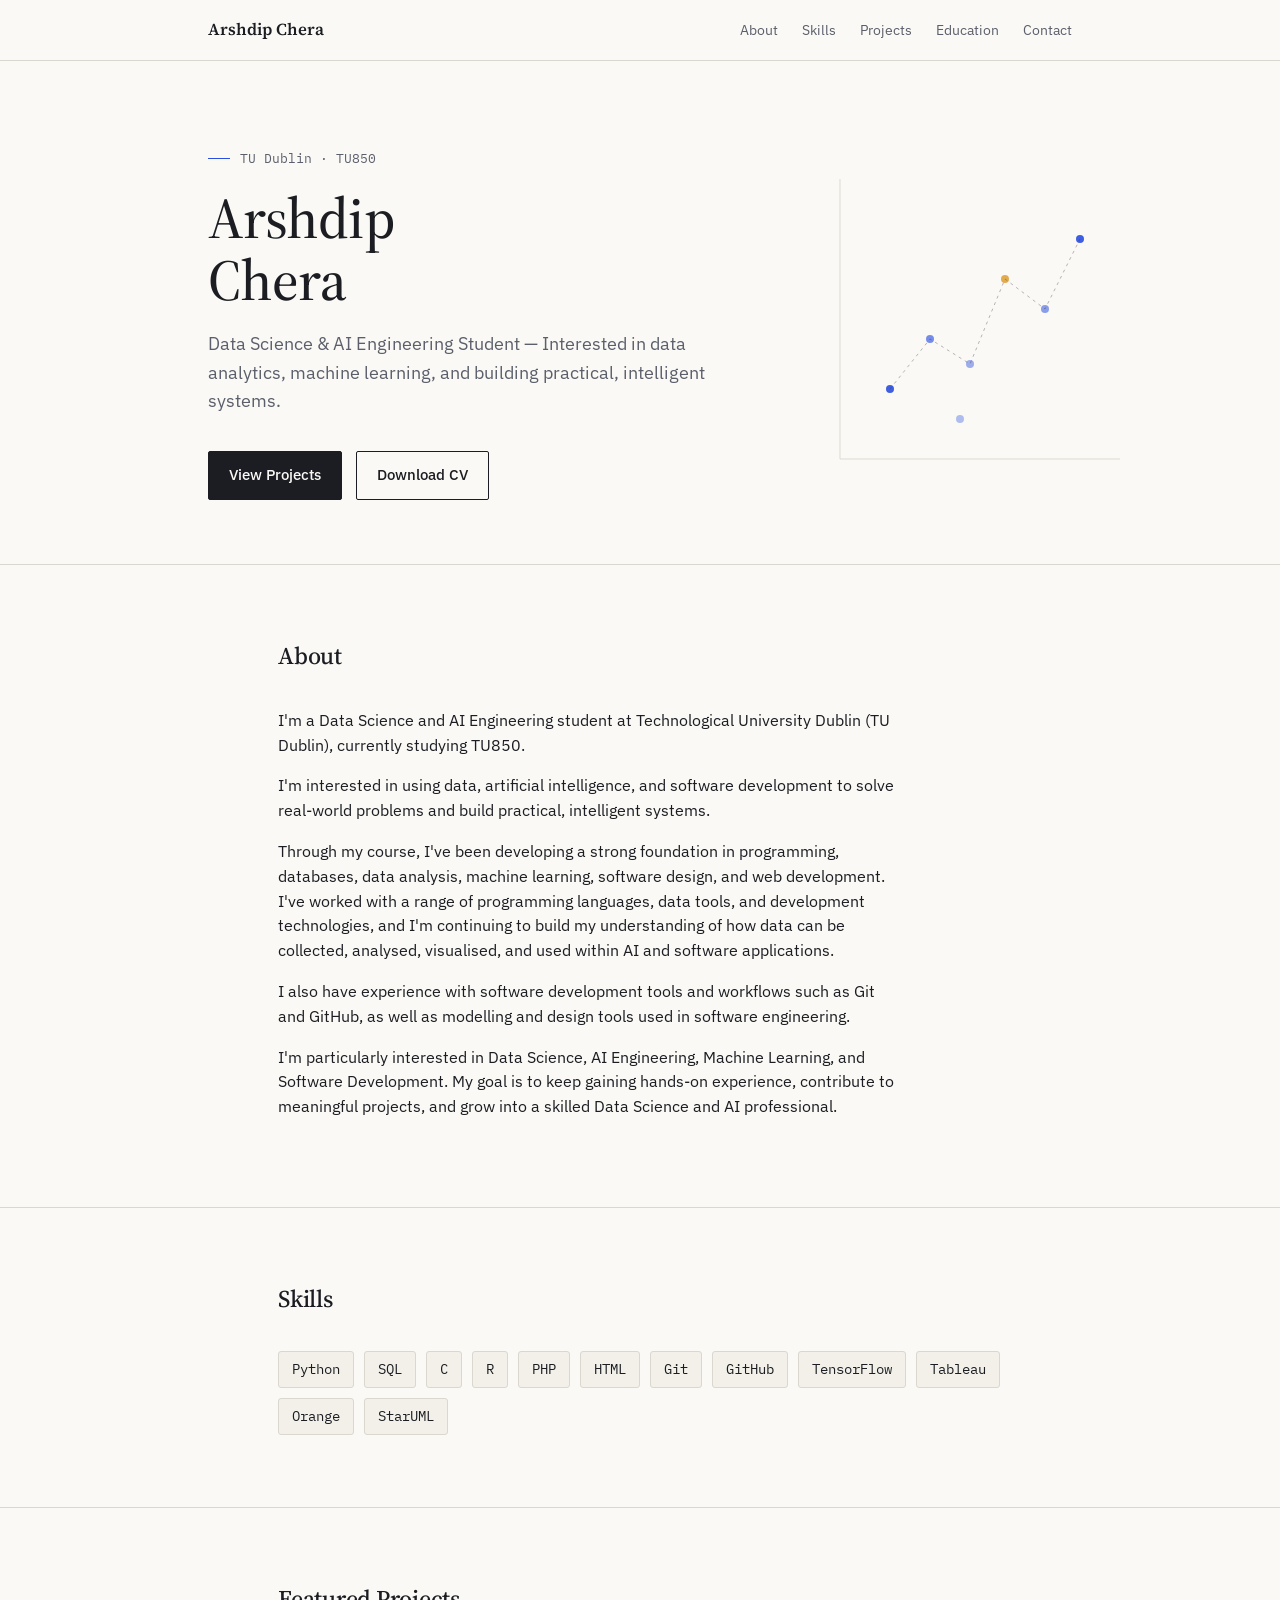
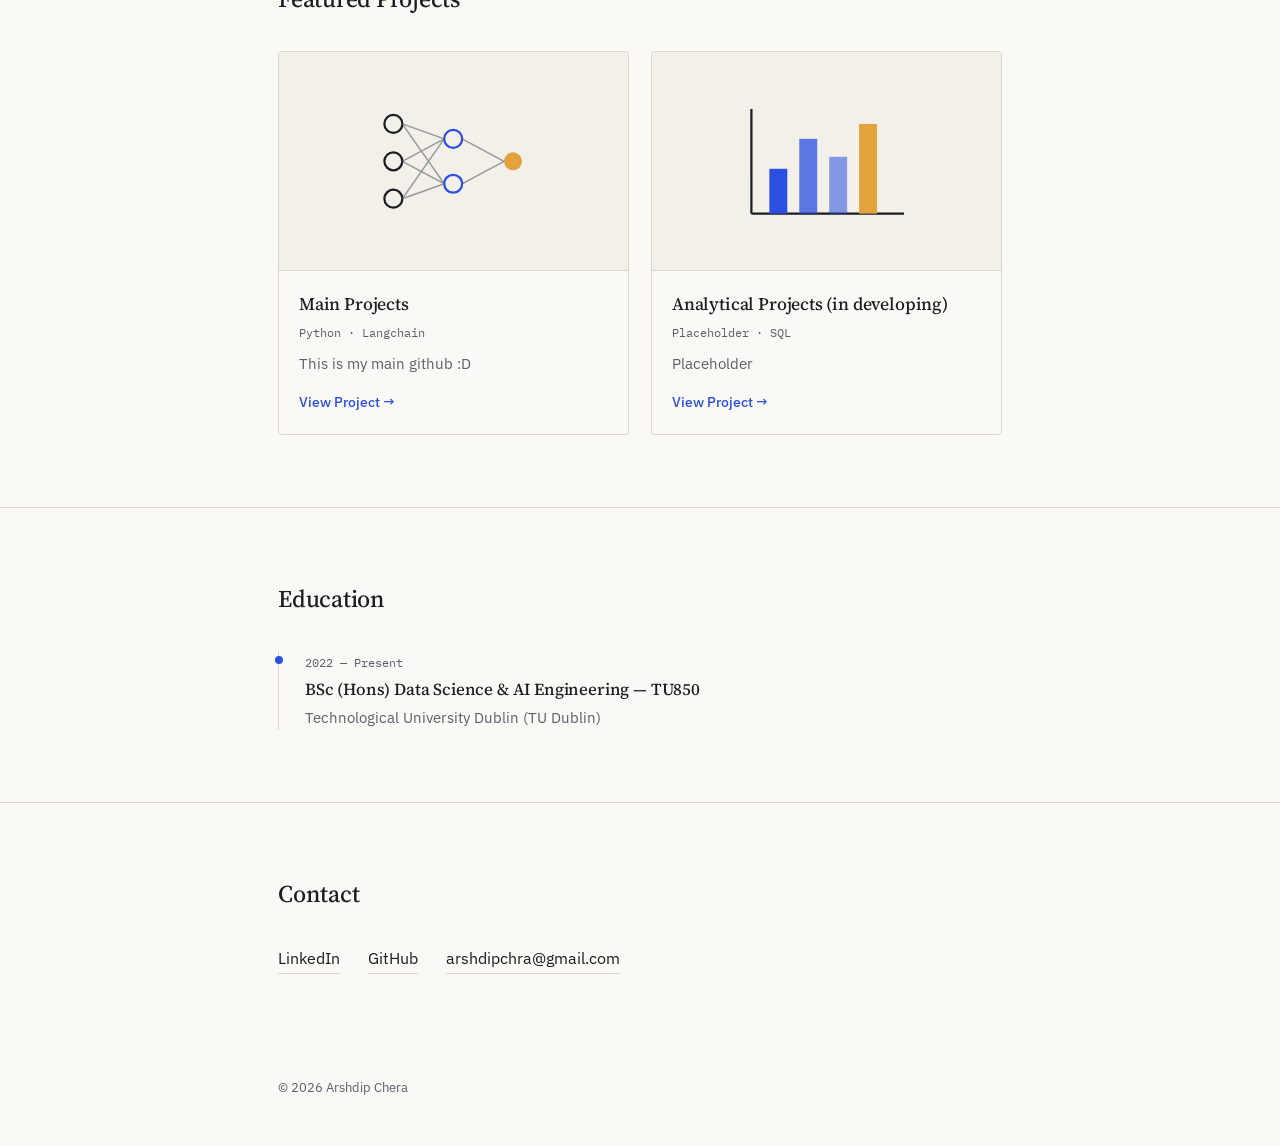
<file: 04-website_portfolio/index.html>
<!DOCTYPE html>
<html lang="en">
<head>
<meta charset="UTF-8">
<meta name="viewport" content="width=device-width, initial-scale=1.0">
<title>Arshdip Chera — Portfolio</title>
<meta name="description" content="Interested in data analytics, machine learning, and building practical, intelligent systems.">
<link rel="stylesheet" href="style.css">
</head>
<body>

<nav class="nav">
  <div class="wrap">
    <a class="nav-mark" href="#top">Arshdip Chera</a>
    <ul class="nav-links">
      <li><a href="#about">About</a></li>
      <li><a href="#skills">Skills</a></li>
      <li><a href="#projects">Projects</a></li>
      <li><a href="#education">Education</a></li>
      <li><a href="#contact">Contact</a></li>
    </ul>
  </div>
</nav>

<header class="hero" id="top">
  <div class="wrap">
    <svg class="hero-axis" viewBox="0 0 320 320" fill="none" xmlns="http://www.w3.org/2000/svg" aria-hidden="true">
      <line x1="20" y1="20" x2="20" y2="300" stroke="#DAD7CE" stroke-width="1"/>
      <line x1="20" y1="300" x2="300" y2="300" stroke="#DAD7CE" stroke-width="1"/>
      <circle cx="70" cy="230" r="4" fill="#2B4FE0"/>
      <circle cx="110" cy="180" r="4" fill="#2B4FE0" opacity="0.7"/>
      <circle cx="150" cy="205" r="4" fill="#2B4FE0" opacity="0.5"/>
      <circle cx="185" cy="120" r="4" fill="#E2A33D"/>
      <circle cx="225" cy="150" r="4" fill="#2B4FE0" opacity="0.6"/>
      <circle cx="260" cy="80" r="4" fill="#2B4FE0"/>
      <circle cx="140" cy="260" r="4" fill="#2B4FE0" opacity="0.4"/>
      <path d="M70 230 L110 180 L150 205 L185 120 L225 150 L260 80" stroke="#1B1D22" stroke-width="1" stroke-dasharray="3 4" opacity="0.35"/>
    </svg>

    <div class="eyebrow-line">TU Dublin · TU850</div>
    <h1>Arshdip Chera</h1>
    <p class="role">Data Science &amp; AI Engineering Student &mdash; Interested in data analytics, machine learning, and building practical, intelligent systems.</p>

    <div class="hero-cta">
      <a class="btn btn-solid" href="#projects">View Projects</a>
      <a class="btn btn-outline" href="assets/cv.pdf" download>Download CV</a>
    </div>
  </div>
</header>

<hr class="hairline">

<section id="about">
  <div class="wrap about">
    <div class="section-head">
      <h2>About</h2>
    </div>
    <p>I'm a Data Science and AI Engineering student at Technological University Dublin (TU Dublin), currently studying TU850.</p>
    <p>I'm interested in using data, artificial intelligence, and software development to solve real-world problems and build practical, intelligent systems.</p>
    <p>Through my course, I've been developing a strong foundation in programming, databases, data analysis, machine learning, software design, and web development. I've worked with a range of programming languages, data tools, and development technologies, and I'm continuing to build my understanding of how data can be collected, analysed, visualised, and used within AI and software applications.</p>
    <p>I also have experience with software development tools and workflows such as Git and GitHub, as well as modelling and design tools used in software engineering.</p>
    <p>I'm particularly interested in Data Science, AI Engineering, Machine Learning, and Software Development. My goal is to keep gaining hands-on experience, contribute to meaningful projects, and grow into a skilled Data Science and AI professional.</p>
  </div>
</section>

<hr class="hairline">

<section id="skills">
  <div class="wrap">
    <div class="section-head">
      <h2>Skills</h2>
    </div>
    <ul class="skills-list">
      <li>Python</li>
      <li>SQL</li>
      <li>C</li>
      <li>R</li>
      <li>PHP</li>
      <li>HTML</li>
      <li>Git</li>
      <li>GitHub</li>
      <li>TensorFlow</li>
      <li>Tableau</li>
      <li>Orange</li>
      <li>StarUML</li>
    </ul>
  </div>
</section>

<hr class="hairline">

<section id="projects">
  <div class="wrap">
    <div class="section-head">
      <h2>Featured Projects</h2>
    </div>
    <div class="projects-grid">

      <div class="project-card">
        <div class="project-thumb">
          <svg viewBox="0 0 120 90" xmlns="http://www.w3.org/2000/svg" aria-hidden="true">
            <circle cx="20" cy="20" r="6" fill="none" stroke="#1B1D22" stroke-width="1.5"/>
            <circle cx="20" cy="45" r="6" fill="none" stroke="#1B1D22" stroke-width="1.5"/>
            <circle cx="20" cy="70" r="6" fill="none" stroke="#1B1D22" stroke-width="1.5"/>
            <circle cx="60" cy="30" r="6" fill="none" stroke="#2B4FE0" stroke-width="1.5"/>
            <circle cx="60" cy="60" r="6" fill="none" stroke="#2B4FE0" stroke-width="1.5"/>
            <circle cx="100" cy="45" r="6" fill="#E2A33D"/>
            <g stroke="#5B5F6B" stroke-width="1" opacity="0.6">
              <line x1="26" y1="20" x2="54" y2="30"/>
              <line x1="26" y1="20" x2="54" y2="60"/>
              <line x1="26" y1="45" x2="54" y2="30"/>
              <line x1="26" y1="45" x2="54" y2="60"/>
              <line x1="26" y1="70" x2="54" y2="30"/>
              <line x1="26" y1="70" x2="54" y2="60"/>
              <line x1="66" y1="30" x2="94" y2="45"/>
              <line x1="66" y1="60" x2="94" y2="45"/>
            </g>
          </svg>
        </div>
        <div class="project-body">
          <h3>Main Projects</h3>
          <div class="project-tags">Python · Langchain</div>
          <p>This is my main github :D </p>
          <a class="project-link" href="https://github.com/AshACxx/AshsProjects">View Project &rarr;</a>
        </div>
      </div>

      <div class="project-card">
        <div class="project-thumb">
          <svg viewBox="0 0 120 90" xmlns="http://www.w3.org/2000/svg" aria-hidden="true">
            <line x1="10" y1="10" x2="10" y2="80" stroke="#1B1D22" stroke-width="1.5"/>
            <line x1="10" y1="80" x2="112" y2="80" stroke="#1B1D22" stroke-width="1.5"/>
            <rect x="22" y="50" width="12" height="30" fill="#2B4FE0"/>
            <rect x="42" y="30" width="12" height="50" fill="#2B4FE0" opacity="0.75"/>
            <rect x="62" y="42" width="12" height="38" fill="#2B4FE0" opacity="0.55"/>
            <rect x="82" y="20" width="12" height="60" fill="#E2A33D"/>
          </svg>
        </div>
        <div class="project-body">
          <h3>Analytical Projects (in developing)</h3>
          <div class="project-tags">Placeholder · SQL</div>
          <p>Placeholder</p>
          <a class="project-link" href="#">View Project &rarr;</a>
        </div>
      </div>

    </div>
  </div>
</section>

<hr class="hairline">

<section id="education">
  <div class="wrap">
    <div class="section-head">
      <h2>Education</h2>
    </div>
    <ul class="timeline">
      <li>
        <div class="when">2022 — Present</div>
        <h3>BSc (Hons) Data Science &amp; AI Engineering — TU850</h3>
        <p>Technological University Dublin (TU Dublin)</p>
      </li>
    </ul>
  </div>
</section>

<hr class="hairline">

<section id="contact">
  <div class="wrap">
    <div class="section-head">
      <h2>Contact</h2>
    </div>
    <div class="contact-row">
      <a href="https://www.linkedin.com/in/arshdip-chera-498043337/?isSelfProfile=true" target="_blank" rel="noopener">LinkedIn</a>
      <a href="https://github.com/AshACxx/AshsProjects" target="_blank" rel="noopener">GitHub</a>
      <a href="arshdipchra@gmail.com">arshdipchra@gmail.com</a>
    </div>
  </div>
</section>

<footer>
  <div class="wrap">
    &copy; 2026 Arshdip Chera
  </div>
</footer>

</body>
</html>
</file>
<file: 04-website_portfolio/style.css>
/* ==========================================================================
   Arshdip Chera — Portfolio
   Palette: paper #FAF9F5 · ink #1B1D22 · graphite #5B5F6B · line #DAD7CE
            signal (blue) #2B4FE0 · amber #E2A33D
   Type: "Source Serif 4" for display, "IBM Plex Sans" for UI/body
   ========================================================================== */

@import url('https://fonts.googleapis.com/css2?family=Source+Serif+4:ital,opsz,wght@0,8..60,400;0,8..60,500;0,8..60,600;1,8..60,400&family=IBM+Plex+Sans:wght@400;500;600&family=IBM+Plex+Mono:wght@400;500&display=swap');

:root{
  --paper: #FAF9F5;
  --paper-dim: #F2F0E9;
  --ink: #1B1D22;
  --graphite: #5B5F6B;
  --line: #DAD7CE;
  --signal: #2B4FE0;
  --signal-dim: #E7EBFC;
  --amber: #E2A33D;
  --max-w: 780px;
  --pad: 28px;
}

*{ box-sizing: border-box; }

html{ scroll-behavior: smooth; }

body{
  margin: 0;
  background: var(--paper);
  color: var(--ink);
  font-family: 'IBM Plex Sans', -apple-system, BlinkMacSystemFont, sans-serif;
  font-size: 16px;
  line-height: 1.55;
  -webkit-font-smoothing: antialiased;
}

@media (prefers-reduced-motion: reduce){
  html{ scroll-behavior: auto; }
  *{ animation: none !important; transition: none !important; }
}

a{ color: inherit; }

h1, h2, h3{
  font-family: 'Source Serif 4', Georgia, serif;
  font-weight: 500;
  margin: 0;
  letter-spacing: -0.01em;
}

.wrap{
  max-width: var(--max-w);
  margin: 0 auto;
  padding: 0 var(--pad);
}

.hairline{
  border: none;
  border-top: 1px solid var(--line);
  margin: 0;
}

section{ padding: 72px 0; }

.section-head{
  display: flex;
  align-items: baseline;
  justify-content: space-between;
  gap: 16px;
  margin-bottom: 34px;
}

.section-head h2{ font-size: 1.5rem; }

.section-index{
  font-family: 'IBM Plex Mono', monospace;
  font-size: 0.75rem;
  color: var(--graphite);
}

/* ---------- Nav ---------- */
.nav{
  position: sticky;
  top: 0;
  z-index: 10;
  background: rgba(250, 249, 245, 0.9);
  backdrop-filter: blur(6px);
  border-bottom: 1px solid var(--line);
}
.nav .wrap{
  display: flex;
  align-items: center;
  justify-content: space-between;
  height: 60px;
  max-width: 920px;
}
.nav-mark{
  font-family: 'Source Serif 4', serif;
  font-weight: 600;
  font-size: 1.05rem;
  text-decoration: none;
}
.nav-links{
  display: flex;
  gap: 24px;
  list-style: none;
  margin: 0; padding: 0;
  font-size: 0.9rem;
}
.nav-links a{ text-decoration: none; color: var(--graphite); }
.nav-links a:hover{ color: var(--ink); }

/* ---------- Hero ---------- */
.hero{
  position: relative;
  padding: 88px 0 64px;
  overflow: hidden;
}
.hero .wrap{ max-width: 920px; position: relative; }

.hero-axis{
  position: absolute;
  right: -40px;
  top: 10px;
  width: 320px;
  height: 320px;
  opacity: 0.9;
  pointer-events: none;
}

.eyebrow-line{
  display: flex;
  align-items: center;
  gap: 10px;
  color: var(--graphite);
  font-family: 'IBM Plex Mono', monospace;
  font-size: 0.8rem;
  margin-bottom: 18px;
}
.eyebrow-line::before{
  content: "";
  width: 22px; height: 1px;
  background: var(--signal);
}

.hero h1{
  font-size: clamp(2.4rem, 6vw, 3.6rem);
  line-height: 1.08;
  max-width: 11ch;
}

.hero .role{
  margin-top: 18px;
  font-size: 1.15rem;
  color: var(--graphite);
  max-width: 46ch;
}

.hero-cta{
  display: flex;
  gap: 14px;
  margin-top: 36px;
  flex-wrap: wrap;
}

.btn{
  display: inline-flex;
  align-items: center;
  gap: 8px;
  padding: 12px 20px;
  font-family: 'IBM Plex Sans', sans-serif;
  font-size: 0.92rem;
  font-weight: 500;
  text-decoration: none;
  border: 1px solid var(--ink);
  border-radius: 2px;
  transition: background 0.15s ease, color 0.15s ease;
}
.btn-solid{ background: var(--ink); color: var(--paper); }
.btn-solid:hover{ background: var(--signal); border-color: var(--signal); }
.btn-outline{ background: transparent; color: var(--ink); }
.btn-outline:hover{ border-color: var(--signal); color: var(--signal); }

/* ---------- About ---------- */
.about p{
  max-width: 62ch;
  color: var(--ink);
}
.about p + p{ margin-top: 16px; }

/* ---------- Skills ---------- */
.skills-list{
  display: flex;
  flex-wrap: wrap;
  gap: 10px;
  padding: 0; margin: 0;
  list-style: none;
}
.skills-list li{
  font-family: 'IBM Plex Mono', monospace;
  font-size: 0.85rem;
  padding: 7px 13px;
  border: 1px solid var(--line);
  border-radius: 3px;
  color: var(--ink);
  background: var(--paper-dim);
}

/* ---------- Projects ---------- */
.projects-grid{
  display: grid;
  grid-template-columns: 1fr 1fr;
  gap: 22px;
}
@media (max-width: 640px){
  .projects-grid{ grid-template-columns: 1fr; }
}

.project-card{
  border: 1px solid var(--line);
  border-radius: 3px;
  overflow: hidden;
  display: flex;
  flex-direction: column;
  background: var(--paper);
}

.project-thumb{
  aspect-ratio: 16 / 10;
  background: var(--paper-dim);
  display: flex;
  align-items: center;
  justify-content: center;
  border-bottom: 1px solid var(--line);
}
.project-thumb svg{ width: 62%; height: 62%; }

.project-body{ padding: 20px; }
.project-body h3{ font-size: 1.1rem; margin-bottom: 6px; }
.project-tags{
  font-family: 'IBM Plex Mono', monospace;
  font-size: 0.76rem;
  color: var(--graphite);
  margin-bottom: 10px;
}
.project-body p{
  font-size: 0.92rem;
  color: var(--graphite);
  margin: 0 0 14px;
}
.project-link{
  font-size: 0.88rem;
  font-weight: 500;
  text-decoration: none;
  color: var(--signal);
  border-bottom: 1px solid transparent;
}
.project-link:hover{ border-bottom-color: var(--signal); }

/* ---------- Timeline (Education / Experience) ---------- */
.timeline{
  list-style: none;
  margin: 0; padding: 0;
  border-left: 1px solid var(--line);
}
.timeline li{
  position: relative;
  padding: 2px 0 30px 26px;
}
.timeline li:last-child{ padding-bottom: 0; }
.timeline li::before{
  content: "";
  position: absolute;
  left: -4.5px; top: 5px;
  width: 8px; height: 8px;
  border-radius: 50%;
  background: var(--signal);
}
.timeline .when{
  font-family: 'IBM Plex Mono', monospace;
  font-size: 0.78rem;
  color: var(--graphite);
  margin-bottom: 4px;
}
.timeline h3{ font-size: 1.05rem; margin-bottom: 4px; }
.timeline p{ font-size: 0.92rem; color: var(--graphite); margin: 0; }

/* ---------- Contact ---------- */
.contact-row{
  display: flex;
  flex-wrap: wrap;
  gap: 28px;
  align-items: baseline;
}
.contact-row a{
  display: inline-flex;
  align-items: center;
  gap: 8px;
  text-decoration: none;
  font-size: 0.98rem;
  border-bottom: 1px solid var(--line);
  padding-bottom: 3px;
}
.contact-row a:hover{ border-bottom-color: var(--signal); color: var(--signal); }

footer{
  padding: 32px 0 48px;
  color: var(--graphite);
  font-size: 0.82rem;
}
</file>
